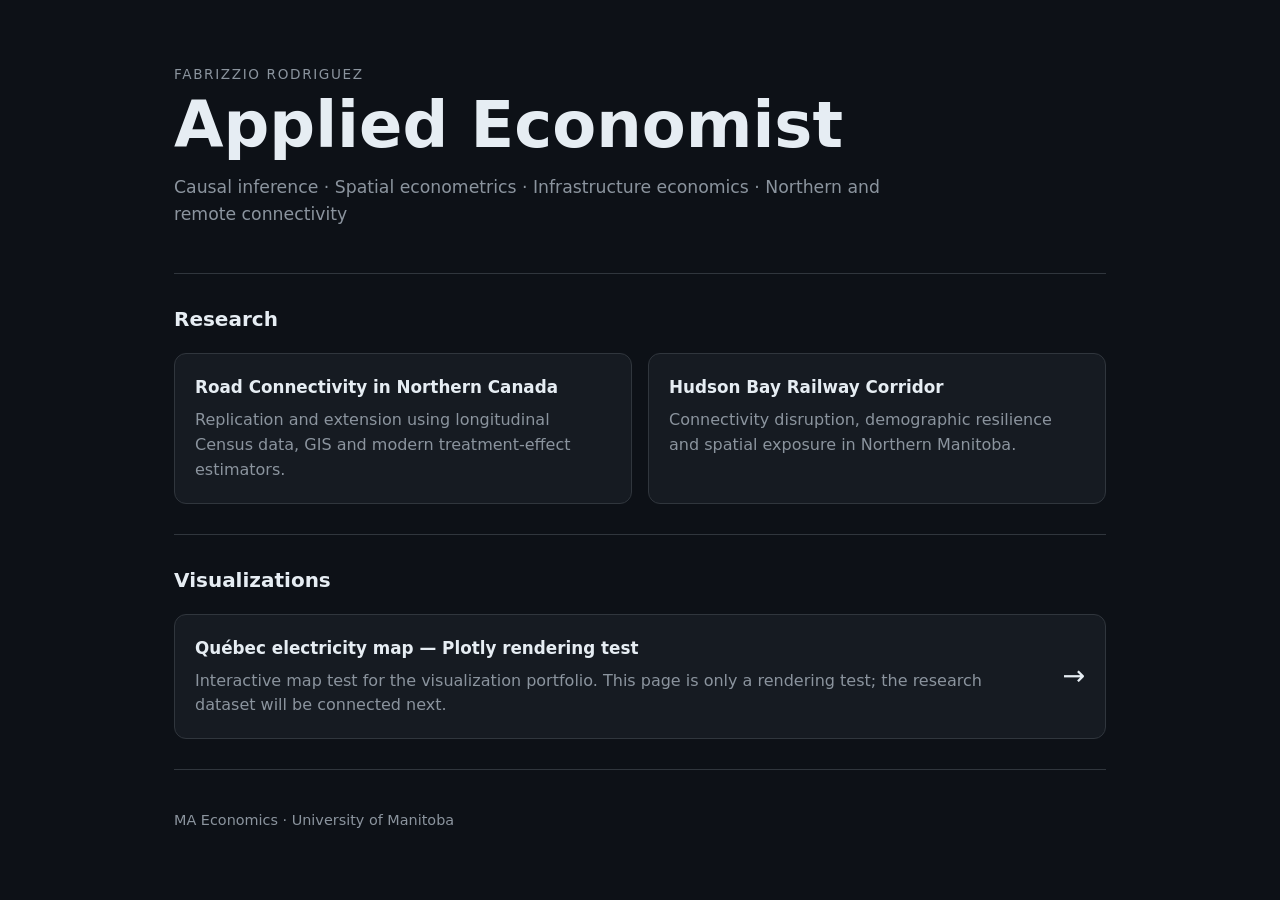
<file: docs/index.html>
<!doctype html>
<html lang="en">
<head>
  <meta charset="utf-8">
  <meta name="viewport" content="width=device-width, initial-scale=1">
  <title>Fabrizzio Rodriguez | Applied Economics</title>
  <link rel="stylesheet" href="assets/style.css">
</head>
<body>
  <main class="wrap">
    <header>
      <p class="eyebrow">Fabrizzio Rodriguez</p>
      <h1>Applied Economist</h1>
      <p class="lead">Causal inference · Spatial econometrics · Infrastructure economics · Northern and remote connectivity</p>
    </header>

    <section>
      <h2>Research</h2>
      <div class="grid">
        <a class="card" href="https://github.com/F4b-R0D/xxx">
          <h3>Road Connectivity in Northern Canada</h3>
          <p>Replication and extension using longitudinal Census data, GIS and modern treatment-effect estimators.</p>
        </a>
        <a class="card" href="https://github.com/F4b-R0D/yyy">
          <h3>Hudson Bay Railway Corridor</h3>
          <p>Connectivity disruption, demographic resilience and spatial exposure in Northern Manitoba.</p>
        </a>
      </div>
    </section>

    <section>
      <h2>Visualizations</h2>
      <a class="card visual" href="quebec-energy.html">
        <div>
          <h3>Québec electricity map — Plotly rendering test</h3>
          <p>Interactive map test for the visualization portfolio. This page is only a rendering test; the research dataset will be connected next.</p>
        </div>
        <span class="arrow">→</span>
      </a>
    </section>

    <footer>
      <p>MA Economics · University of Manitoba</p>
    </footer>
  </main>
</body>
</html>
</file>
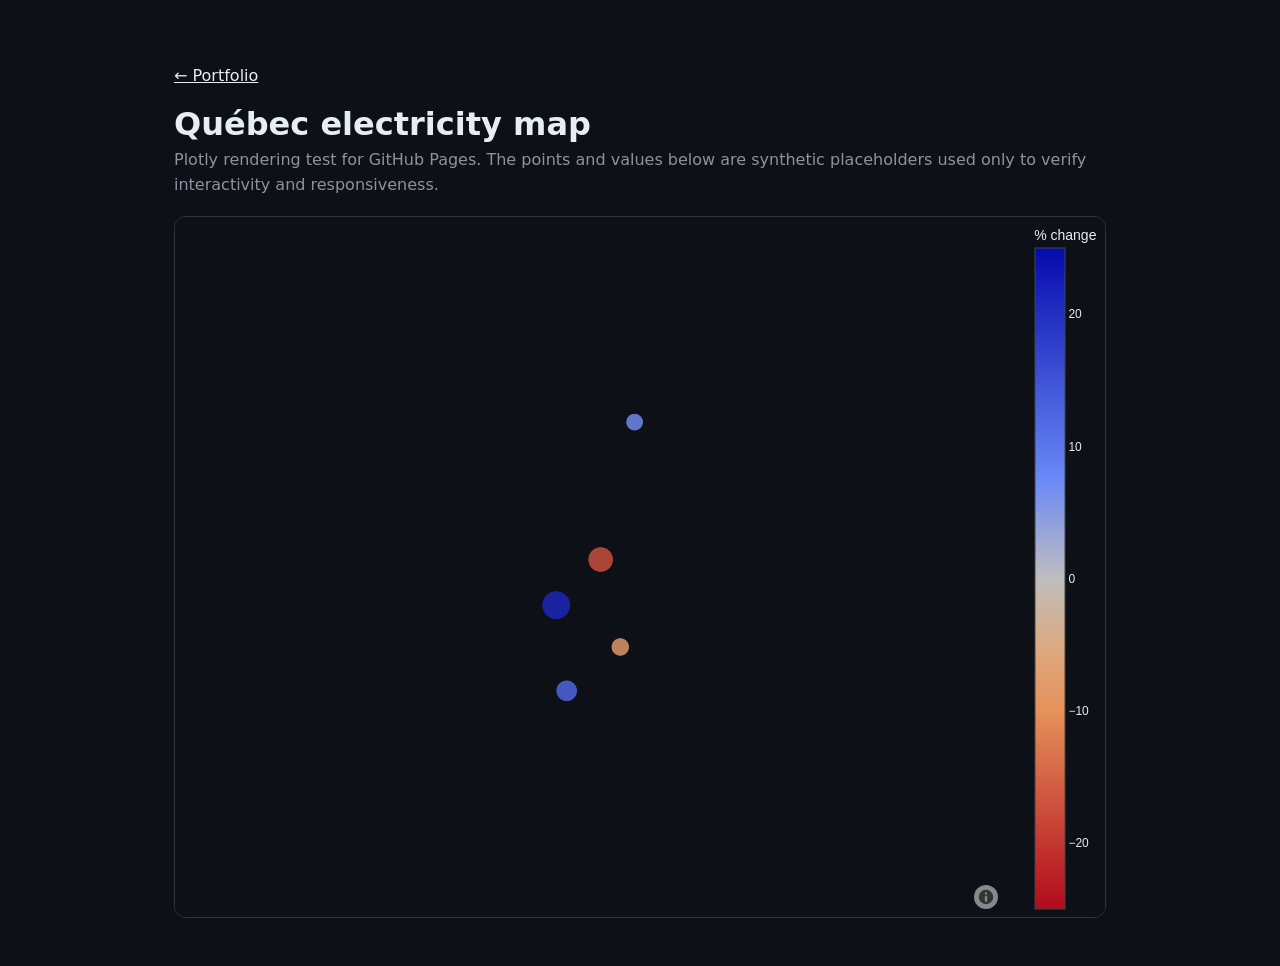
<file: docs/quebec-energy.html>
<!doctype html>
<html lang="en">
<head>
  <meta charset="utf-8">
  <meta name="viewport" content="width=device-width, initial-scale=1">
  <title>Québec electricity map | Plotly test</title>
  <script src="https://cdn.plot.ly/plotly-2.35.2.min.js"></script>
  <link rel="stylesheet" href="assets/style.css">
  <style>
    #map{height:78vh;min-height:620px;border:1px solid var(--line);border-radius:12px;overflow:hidden}
    .note{color:var(--muted);margin:0 0 18px}
    .back{display:inline-block;margin-bottom:18px;color:var(--text)}
  </style>
</head>
<body>
  <main class="wrap">
    <a class="back" href="index.html">← Portfolio</a>
    <h1 style="font-size:2rem">Québec electricity map</h1>
    <p class="note">Plotly rendering test for GitHub Pages. The points and values below are synthetic placeholders used only to verify interactivity and responsiveness.</p>
    <div id="map"></div>
  </main>

<script>
const lat = [45.5, 47.8, 49.9, 52.1, 58.1];
const lon = [-73.6, -69.5, -74.4, -71.0, -68.4];
const change = [12, -8, 21, -17, 7];
const labels = ["Test point A","Test point B","Test point C","Test point D","Test point E"];

const trace = {
  type: "scattermapbox",
  lat,
  lon,
  mode: "markers",
  text: labels.map((x,i)=>x+"<br>Change: "+change[i]+"%"),
  hoverinfo: "text",
  marker: {
    size: change.map(v=>12 + Math.abs(v)*0.8),
    color: change,
    colorscale: "RdBu",
    reversescale: true,
    cmin: -25,
    cmax: 25,
    colorbar: {title:"% change"},
    opacity: 0.82
  }
};

const layout = {
  margin:{l:0,r:0,t:0,b:0},
  paper_bgcolor:"#0d1117",
  plot_bgcolor:"#0d1117",
  font:{color:"#e6edf3"},
  mapbox:{
    style:"open-street-map",
    center:{lat:51.7,lon:-71.7},
    zoom:3.2
  }
};

Plotly.newPlot("map",[trace],layout,{responsive:true,displaylogo:false});
</script>
</body>
</html>
</file>
<file: docs/assets/style.css>
:root{
  color-scheme: dark;
  --bg:#0d1117;
  --panel:#161b22;
  --text:#e6edf3;
  --muted:#8b949e;
  --line:#30363d;
}
*{box-sizing:border-box}
body{
  margin:0;
  background:var(--bg);
  color:var(--text);
  font-family:Inter,ui-sans-serif,system-ui,-apple-system,BlinkMacSystemFont,"Segoe UI",sans-serif;
  line-height:1.55;
}
.wrap{max-width:980px;margin:0 auto;padding:64px 24px 48px}
header{padding-bottom:28px;border-bottom:1px solid var(--line)}
.eyebrow{margin:0 0 8px;color:var(--muted);font-size:.85rem;text-transform:uppercase;letter-spacing:.12em}
h1{font-size:clamp(2.2rem,6vw,4rem);line-height:1;margin:.05em 0 .25em}
.lead{max-width:760px;color:var(--muted);font-size:1.08rem}
section{padding:30px 0;border-bottom:1px solid var(--line)}
h2{margin:0 0 18px;font-size:1.25rem}
.grid{display:grid;grid-template-columns:repeat(2,minmax(0,1fr));gap:16px}
.card{
  display:block;
  padding:20px;
  border:1px solid var(--line);
  border-radius:12px;
  background:var(--panel);
  color:inherit;
  text-decoration:none;
}
.card:hover{border-color:#6e7681;transform:translateY(-1px)}
.card h3{margin:0 0 8px;font-size:1.05rem}
.card p{margin:0;color:var(--muted)}
.visual{display:flex;align-items:center;justify-content:space-between;gap:20px}
.arrow{font-size:1.7rem}
footer{padding-top:24px;color:var(--muted);font-size:.9rem}
@media (max-width:700px){.grid{grid-template-columns:1fr}.wrap{padding-top:36px}}
</file>
